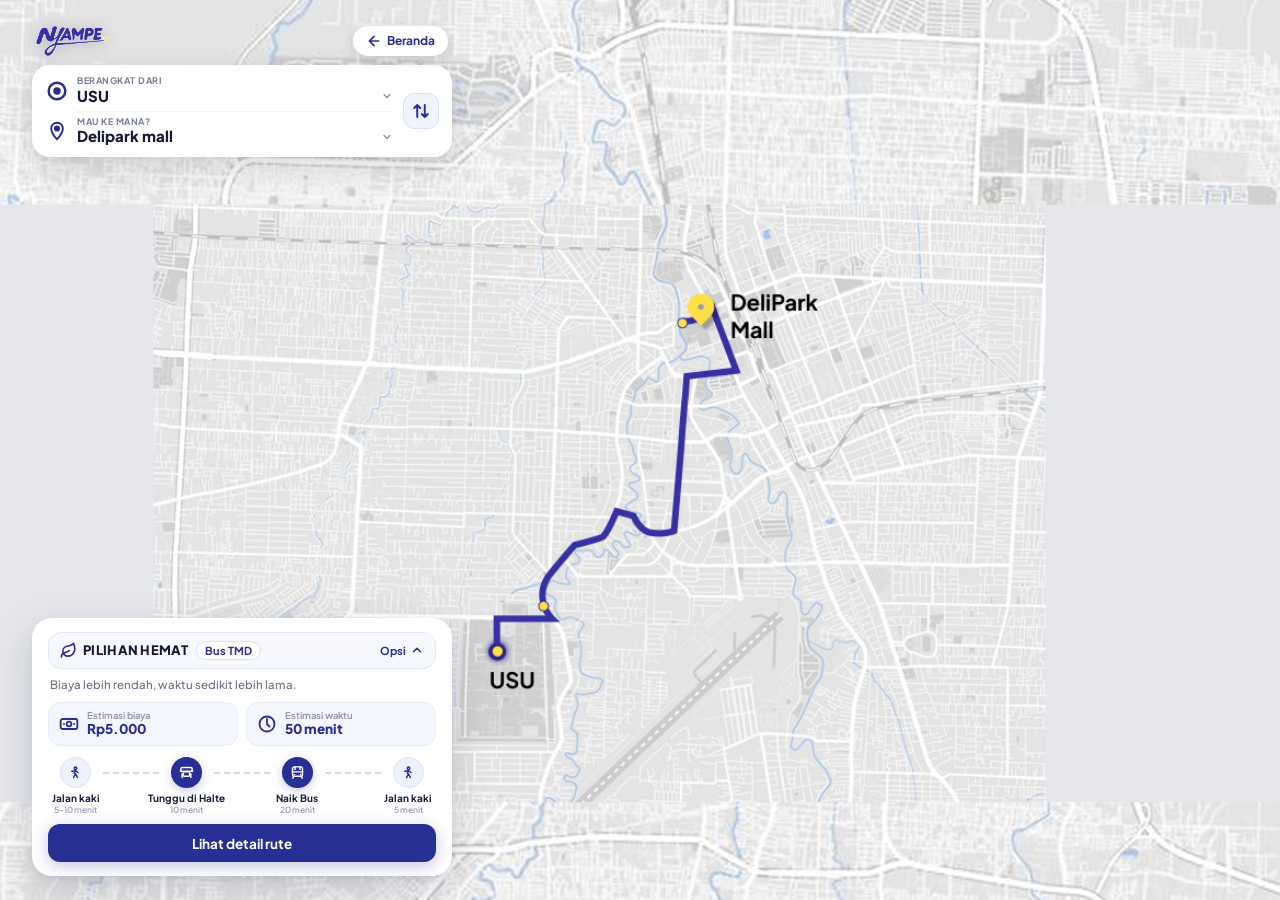
<file: maps.html>
<!DOCTYPE html>
<html lang="id" class="map-view-html">
<head>
    <meta charset="UTF-8">
    <meta name="viewport" content="width=device-width, initial-scale=1.0">
    <title>Rute USU ke DeliPark Mall - NYAMPE Medan</title>
    <!-- Google Fonts: Plus Jakarta Sans -->
    <link rel="preconnect" href="https://fonts.googleapis.com">
    <link rel="preconnect" href="https://fonts.gstatic.com" crossorigin>
    <link href="https://fonts.googleapis.com/css2?family=Plus+Jakarta+Sans:ital,wght@0,400;0,500;0,600;0,700;0,800;1,700;1,800&display=swap" rel="stylesheet">
    <!-- Main Stylesheet -->
    <link rel="stylesheet" href="style.css?v=5.1">
    <!-- Map View Page Stylesheet -->
    <link rel="stylesheet" href="maps.css?v=1.2">
</head>
<body class="map-view-body">

    <!-- Background Map Layer (Asset switches dynamically per selected route & transport mode) -->
    <main class="map-canvas" id="mapCanvas">
        <img src="assets/usu-delipark/map_bus.png" 
             alt="Peta Rute USU ke Delipark mall" 
             class="map-image"
             id="mapImage">
    </main>

    <!-- Floating UI Overlay (Top Route Card & Bottom Option Card) -->
    <div class="map-overlay">
        
        <!-- Top Bar: Logo & Route Input Header -->
        <header class="map-top-bar">
            <div class="map-header-row">
                <!-- Brand Logo (Click to Home) -->
                <a href="index.html" class="map-logo-link" title="Kembali ke Beranda" aria-label="NYAMPE Beranda">
                    <img src="assets/logo.png" alt="NYAMPE" class="map-logo-img">
                </a>

                <!-- Back to Home Button -->
                <a href="index.html" class="map-back-btn" title="Kembali ke Pencarian Rute" aria-label="Kembali ke Beranda">
                    <svg width="16" height="16" viewBox="0 0 24 24" fill="none" stroke="currentColor" stroke-width="2.5" stroke-linecap="round" stroke-linejoin="round">
                        <path d="M19 12H5M12 19l-7-7 7-7"/>
                    </svg>
                    <span>Beranda</span>
                </a>
            </div>

            <!-- Route Origin & Destination Card (Interactive Dropdowns from index.html) -->
            <div class="route-header-card">
                <div class="route-points-col">
                    <!-- Origin Row -->
                    <div class="route-point-row">
                        <div class="point-icon origin-icon" aria-hidden="true">
                            <svg width="22" height="22" viewBox="0 0 24 24" fill="none">
                                <circle cx="12" cy="12" r="10" stroke="#282f94" stroke-width="3"/>
                                <circle cx="12" cy="12" r="4.5" fill="#282f94"/>
                            </svg>
                        </div>
                        <div class="point-text-wrap route-dropdown-wrapper" id="mapOriginDropdownWrap">
                            <span class="point-label">BERANGKAT DARI</span>
                            <button type="button" class="route-dropdown-trigger" id="mapOriginTriggerBtn" aria-expanded="false" aria-haspopup="true" aria-label="Pilih lokasi awal">
                                <span class="point-name" id="mapOriginName">USU</span>
                                <span class="route-dropdown-arrow" aria-hidden="true">
                                    <svg width="12" height="12" viewBox="0 0 24 24" fill="none" stroke="currentColor" stroke-width="2.6" stroke-linecap="round" stroke-linejoin="round">
                                        <path d="M6 9l6 6 6-6"/>
                                    </svg>
                                </span>
                            </button>
                            <div class="dropdown-menu" id="mapOriginDropdownMenu" role="menu">
                                <div class="dropdown-header">
                                    <span class="dropdown-header-title">Pilih Lokasi Awal</span>
                                </div>
                                <button type="button" class="dropdown-item active-loc" data-value="USU" role="menuitem">
                                    <span class="dropdown-item-icon" aria-hidden="true">
                                        <svg width="16" height="16" viewBox="0 0 24 24" fill="none" stroke="currentColor" stroke-width="2.2" stroke-linecap="round" stroke-linejoin="round">
                                            <path d="M3 21h18M5 21V9l7-4 7 4v12M9 21v-6h6v6"/>
                                        </svg>
                                    </span>
                                    <span class="dropdown-item-text">USU</span>
                                </button>
                                <button type="button" class="dropdown-item" data-value="Delipark mall" role="menuitem">
                                    <span class="dropdown-item-icon" aria-hidden="true">
                                        <svg width="16" height="16" viewBox="0 0 24 24" fill="none" stroke="currentColor" stroke-width="2.2" stroke-linecap="round" stroke-linejoin="round">
                                            <path d="M6 2L3 6v14a2 2 0 0 0 2 2h14a2 2 0 0 0 2-2V6l-3-4z"/>
                                            <line x1="3" y1="6" x2="21" y2="6"/>
                                            <path d="M16 10a4 4 0 0 1-8 0"/>
                                        </svg>
                                    </span>
                                    <span class="dropdown-item-text">Delipark mall</span>
                                </button>
                                <button type="button" class="dropdown-item" data-value="ringroad city walks" role="menuitem">
                                    <span class="dropdown-item-icon" aria-hidden="true">
                                        <svg width="16" height="16" viewBox="0 0 24 24" fill="none" stroke="currentColor" stroke-width="2.2" stroke-linecap="round" stroke-linejoin="round">
                                            <rect x="3" y="7" width="18" height="14" rx="2"/>
                                            <path d="M7 7V4a1 1 0 0 1 1-1h8a1 1 0 0 1 1 1v3"/>
                                            <line x1="9" y1="12" x2="9" y2="16"/>
                                            <line x1="15" y1="12" x2="15" y2="16"/>
                                        </svg>
                                    </span>
                                    <span class="dropdown-item-text">ringroad city walks</span>
                                </button>
                            </div>
                        </div>
                    </div>

                    <!-- Divider Line -->
                    <div class="route-card-divider" aria-hidden="true"></div>

                    <!-- Destination Row -->
                    <div class="route-point-row">
                        <div class="point-icon dest-icon" aria-hidden="true">
                            <svg width="22" height="22" viewBox="0 0 24 24" fill="none" stroke="#282f94" stroke-width="2.4" stroke-linecap="round" stroke-linejoin="round">
                                <path d="M12 2C8.13 2 5 5.13 5 9c0 5.25 7 13 7 13s7-7.75 7-13c0-3.87-3.13-7-7-7z"/>
                                <circle cx="12" cy="9" r="2.5" fill="#282f94"/>
                            </svg>
                        </div>
                        <div class="point-text-wrap route-dropdown-wrapper" id="mapDestDropdownWrap">
                            <span class="point-label">MAU KE MANA?</span>
                            <button type="button" class="route-dropdown-trigger" id="mapDestTriggerBtn" aria-expanded="false" aria-haspopup="true" aria-label="Pilih tujuan">
                                <span class="point-name" id="mapDestName">Delipark mall</span>
                                <span class="route-dropdown-arrow" aria-hidden="true">
                                    <svg width="12" height="12" viewBox="0 0 24 24" fill="none" stroke="currentColor" stroke-width="2.6" stroke-linecap="round" stroke-linejoin="round">
                                        <path d="M6 9l6 6 6-6"/>
                                    </svg>
                                </span>
                            </button>
                            <div class="dropdown-menu" id="mapDestDropdownMenu" role="menu">
                                <div class="dropdown-header">
                                    <span class="dropdown-header-title">Pilih Tujuan</span>
                                </div>
                                <button type="button" class="dropdown-item" data-value="USU" role="menuitem">
                                    <span class="dropdown-item-icon" aria-hidden="true">
                                        <svg width="16" height="16" viewBox="0 0 24 24" fill="none" stroke="currentColor" stroke-width="2.2" stroke-linecap="round" stroke-linejoin="round">
                                            <path d="M3 21h18M5 21V9l7-4 7 4v12M9 21v-6h6v6"/>
                                        </svg>
                                    </span>
                                    <span class="dropdown-item-text">USU</span>
                                </button>
                                <button type="button" class="dropdown-item active-loc" data-value="Delipark mall" role="menuitem">
                                    <span class="dropdown-item-icon" aria-hidden="true">
                                        <svg width="16" height="16" viewBox="0 0 24 24" fill="none" stroke="currentColor" stroke-width="2.2" stroke-linecap="round" stroke-linejoin="round">
                                            <path d="M6 2L3 6v14a2 2 0 0 0 2 2h14a2 2 0 0 0 2-2V6l-3-4z"/>
                                            <line x1="3" y1="6" x2="21" y2="6"/>
                                            <path d="M16 10a4 4 0 0 1-8 0"/>
                                        </svg>
                                    </span>
                                    <span class="dropdown-item-text">Delipark mall</span>
                                </button>
                                <button type="button" class="dropdown-item" data-value="ringroad city walks" role="menuitem">
                                    <span class="dropdown-item-icon" aria-hidden="true">
                                        <svg width="16" height="16" viewBox="0 0 24 24" fill="none" stroke="currentColor" stroke-width="2.2" stroke-linecap="round" stroke-linejoin="round">
                                            <rect x="3" y="7" width="18" height="14" rx="2"/>
                                            <path d="M7 7V4a1 1 0 0 1 1-1h8a1 1 0 0 1 1 1v3"/>
                                            <line x1="9" y1="12" x2="9" y2="16"/>
                                            <line x1="15" y1="12" x2="15" y2="16"/>
                                        </svg>
                                    </span>
                                    <span class="dropdown-item-text">ringroad city walks</span>
                                </button>
                            </div>
                        </div>
                    </div>
                </div>

                <!-- Swap Route Button -->
                <button type="button" class="btn-swap-map" id="mapSwapBtn" title="Tukar lokasi asal dan tujuan" aria-label="Tukar lokasi asal dan tujuan">
                    <svg width="18" height="18" viewBox="0 0 24 24" fill="none" stroke="#282f94" stroke-width="2.6" stroke-linecap="round" stroke-linejoin="round">
                        <path d="M7 4v16M3 8l4-4 4 4M17 20V4M13 16l4 4 4-4"/>
                    </svg>
                </button>
            </div>
        </header>

        <!-- Bottom Container: Mode Selector Drop-Up + Active Mode Card -->
        <div class="map-bottom-container">
            <article class="route-option-card">
                
                <!-- Bar Select with Drop-Up showing all 3 options -->
                <div class="mode-select-wrapper" id="modeSelectWrap">
                    <button type="button" class="mode-select-trigger" id="modeSelectTrigger" aria-expanded="false" aria-haspopup="true" aria-label="Pilih metode transportasi">
                        <div class="mode-trigger-left" id="modeTriggerDisplay">
                            <!-- Default active display: PILIHAN HEMAT -->
                            <span class="mode-badge-pill">
                                <svg width="17" height="17" viewBox="0 0 24 24" fill="none" stroke="#282f94" stroke-width="2.3" stroke-linecap="round" stroke-linejoin="round">
                                    <path d="M11 20A7 7 0 0 1 9.8 6.1C15.5 5 17 4.48 19 2c1 2 2 4.18 2 8 0 5.5-4.78 10-10 10Z"/>
                                    <path d="M2 21c0-3 1.85-5.36 5.08-6C9.5 14.52 12 13 13 12"/>
                                </svg>
                                <span>PILIHAN HEMAT</span>
                            </span>
                            <span class="mode-sub-tag">Bus TMD</span>
                        </div>
                        <div class="mode-trigger-right">
                            <span>Opsi</span>
                            <span class="mode-select-chevron" aria-hidden="true">
                                <svg width="14" height="14" viewBox="0 0 24 24" fill="none" stroke="currentColor" stroke-width="2.6" stroke-linecap="round" stroke-linejoin="round">
                                    <path d="M18 15l-6-6-6 6"/>
                                </svg>
                            </span>
                        </div>
                    </button>

                    <!-- Drop-Up Menu (Opens Upwards Above the Bar) -->
                    <div class="mode-dropup-menu" id="modeDropupMenu" role="menu">
                        <div class="dropup-header">
                            <span class="dropup-header-title">Pilih Metode Transportasi</span>
                        </div>

                        <!-- Option 1: PILIHAN HEMAT (Bus TMD) -->
                        <button type="button" class="mode-dropup-item active" data-mode="hemat" role="menuitem">
                            <div class="dropup-item-left">
                                <div class="dropup-item-icon" aria-hidden="true">
                                    <svg width="18" height="18" viewBox="0 0 24 24" fill="none" stroke="currentColor" stroke-width="2.2" stroke-linecap="round" stroke-linejoin="round">
                                        <path d="M11 20A7 7 0 0 1 9.8 6.1C15.5 5 17 4.48 19 2c1 2 2 4.18 2 8 0 5.5-4.78 10-10 10Z"/>
                                        <path d="M2 21c0-3 1.85-5.36 5.08-6C9.5 14.52 12 13 13 12"/>
                                    </svg>
                                </div>
                                <div class="dropup-item-text">
                                    <span class="dropup-item-title">PILIHAN HEMAT &middot; Bus TMD</span>
                                    <span class="dropup-item-sub">Rp5.000 &middot; Estimasi 50 menit</span>
                                </div>
                            </div>
                            <span class="dropup-check" aria-hidden="true">
                                <svg width="16" height="16" viewBox="0 0 24 24" fill="none" stroke="currentColor" stroke-width="2.8" stroke-linecap="round" stroke-linejoin="round">
                                    <polyline points="20 6 9 17 4 12"/>
                                </svg>
                            </span>
                        </button>

                        <!-- Option 2: PILIHAN TERBAIK (Angkot) -->
                        <button type="button" class="mode-dropup-item" data-mode="terbaik" role="menuitem">
                            <div class="dropup-item-left">
                                <div class="dropup-item-icon icon-yellow" aria-hidden="true">
                                    <svg width="17" height="17" viewBox="0 0 24 24" fill="currentColor">
                                        <polygon points="12 2 15.09 8.26 22 9.27 17 14.14 18.18 21.02 12 17.77 5.82 21.02 7 14.14 2 9.27 8.91 8.26 12 2"/>
                                    </svg>
                                </div>
                                <div class="dropup-item-text">
                                    <span class="dropup-item-title">PILIHAN TERBAIK &middot; Angkot</span>
                                    <span class="dropup-item-sub">Rp5.000 - Rp7.000 &middot; Estimasi 35 menit</span>
                                </div>
                            </div>
                            <span class="dropup-check" aria-hidden="true">
                                <svg width="16" height="16" viewBox="0 0 24 24" fill="none" stroke="currentColor" stroke-width="2.8" stroke-linecap="round" stroke-linejoin="round">
                                    <polyline points="20 6 9 17 4 12"/>
                                </svg>
                            </span>
                        </button>

                        <!-- Option 3: PILIHAN TERCEPAT (Ojol) -->
                        <button type="button" class="mode-dropup-item" data-mode="tercepat" role="menuitem">
                            <div class="dropup-item-left">
                                <div class="dropup-item-icon" aria-hidden="true">
                                    <svg width="18" height="18" viewBox="0 0 24 24" fill="none" stroke="currentColor" stroke-width="2.2" stroke-linecap="round" stroke-linejoin="round">
                                        <circle cx="13" cy="13" r="8"/>
                                        <path d="M13 9v4l2.5 1.5M10 2h6M3 10h2M2 14h3M4 18h2"/>
                                    </svg>
                                </div>
                                <div class="dropup-item-text">
                                    <span class="dropup-item-title">PILIHAN TERCEPAT &middot; Ojol</span>
                                    <span class="dropup-item-sub">Rp18.000–Rp35.000 &middot; 15–20 menit</span>
                                </div>
                            </div>
                            <span class="dropup-check" aria-hidden="true">
                                <svg width="16" height="16" viewBox="0 0 24 24" fill="none" stroke="currentColor" stroke-width="2.8" stroke-linecap="round" stroke-linejoin="round">
                                    <polyline points="20 6 9 17 4 12"/>
                                </svg>
                            </span>
                        </button>
                    </div>
                </div>

                <!-- =================================================
                     PANEL 1: PILIHAN HEMAT (Bus Trans Metro Deli)
                     ================================================= -->
                <div class="mode-panel active" id="panel-hemat">
                    <p class="option-desc">Biaya lebih rendah, waktu sedikit lebih lama.</p>

                    <div class="option-stats-row">
                        <div class="stat-badge">
                            <div class="stat-badge-icon" aria-hidden="true">
                                <svg width="24" height="24" viewBox="0 0 24 24" fill="none" stroke="#282f94" stroke-width="2.2" stroke-linecap="round" stroke-linejoin="round">
                                    <rect x="2" y="6" width="20" height="12" rx="2.5"/>
                                    <circle cx="12" cy="12" r="2.8"/>
                                    <path d="M6 12h.01M18 12h.01"/>
                                </svg>
                            </div>
                            <div class="stat-badge-info">
                                <span class="stat-badge-label">Estimasi biaya</span>
                                <span class="stat-badge-val">Rp5.000</span>
                            </div>
                        </div>

                        <div class="stat-badge">
                            <div class="stat-badge-icon" aria-hidden="true">
                                <svg width="24" height="24" viewBox="0 0 24 24" fill="none" stroke="#282f94" stroke-width="2.2" stroke-linecap="round" stroke-linejoin="round">
                                    <circle cx="12" cy="12" r="9"/>
                                    <polyline points="12 6 12 12 15 15"/>
                                </svg>
                            </div>
                            <div class="stat-badge-info">
                                <span class="stat-badge-label">Estimasi waktu</span>
                                <span class="stat-badge-val">50 menit</span>
                            </div>
                        </div>
                    </div>

                    <div class="transit-timeline-wrap">
                        <div class="transit-step-item">
                            <div class="step-icon-bubble bubble-tint" aria-hidden="true">
                                <svg width="18" height="18" viewBox="0 0 24 24" fill="none" stroke="#282f94" stroke-width="2.4" stroke-linecap="round" stroke-linejoin="round">
                                    <circle cx="12" cy="5" r="2"/>
                                    <path d="m9 20 3-6 3 6M6 10l6-1 4 3M10 13l2-4"/>
                                </svg>
                            </div>
                            <span class="step-title">Jalan kaki</span>
                            <span class="step-duration">5–10 menit</span>
                        </div>

                        <div class="timeline-dash-line" aria-hidden="true"></div>

                        <div class="transit-step-item">
                            <div class="step-icon-bubble bubble-solid" aria-hidden="true">
                                <svg width="18" height="18" viewBox="0 0 24 24" fill="none" stroke="#ffffff" stroke-width="2.3" stroke-linecap="round" stroke-linejoin="round">
                                    <path d="M3 10V6a2 2 0 0 1 2-2h14a2 2 0 0 1 2 2v4M2 10h20M5 14v6M19 14v6"/>
                                    <rect x="7" y="11" width="10" height="7" rx="1.5"/>
                                </svg>
                            </div>
                            <span class="step-title">Tunggu di Halte</span>
                            <span class="step-duration">10 menit</span>
                        </div>

                        <div class="timeline-dash-line" aria-hidden="true"></div>

                        <div class="transit-step-item">
                            <div class="step-icon-bubble bubble-solid" aria-hidden="true">
                                <svg width="18" height="18" viewBox="0 0 24 24" fill="none" stroke="#ffffff" stroke-width="2.3" stroke-linecap="round" stroke-linejoin="round">
                                    <rect x="4" y="3" width="16" height="15" rx="3"/>
                                    <path d="M4 11h16M8 3v4M16 3v4M6 18l-1.5 3M18 18l1.5 3M7 15h.01M17 15h.01"/>
                                </svg>
                            </div>
                            <span class="step-title">Naik Bus</span>
                            <span class="step-duration">20 menit</span>
                        </div>

                        <div class="timeline-dash-line" aria-hidden="true"></div>

                        <div class="transit-step-item">
                            <div class="step-icon-bubble bubble-tint" aria-hidden="true">
                                <svg width="18" height="18" viewBox="0 0 24 24" fill="none" stroke="#282f94" stroke-width="2.4" stroke-linecap="round" stroke-linejoin="round">
                                    <circle cx="12" cy="5" r="2"/>
                                    <path d="m9 20 3-6 3 6M6 10l6-1 4 3M10 13l2-4"/>
                                </svg>
                            </div>
                            <span class="step-title">Jalan kaki</span>
                            <span class="step-duration">5 menit</span>
                        </div>
                    </div>
                </div>

                <!-- =================================================
                     PANEL 2: PILIHAN TERBAIK (Angkot Medan)
                     ================================================= -->
                <div class="mode-panel" id="panel-terbaik">
                    <p class="option-desc">Seimbang antara biaya, waktu, dan perpindahan.</p>

                    <div class="option-stats-row">
                        <div class="stat-badge">
                            <div class="stat-badge-icon" aria-hidden="true">
                                <svg width="24" height="24" viewBox="0 0 24 24" fill="none" stroke="#282f94" stroke-width="2.2" stroke-linecap="round" stroke-linejoin="round">
                                    <rect x="2" y="6" width="20" height="12" rx="2.5"/>
                                    <circle cx="12" cy="12" r="2.8"/>
                                    <path d="M6 12h.01M18 12h.01"/>
                                </svg>
                            </div>
                            <div class="stat-badge-info">
                                <span class="stat-badge-label">Estimasi biaya</span>
                                <span class="stat-badge-val">Rp5.000 - Rp7.000</span>
                            </div>
                        </div>

                        <div class="stat-badge">
                            <div class="stat-badge-icon" aria-hidden="true">
                                <svg width="24" height="24" viewBox="0 0 24 24" fill="none" stroke="#282f94" stroke-width="2.2" stroke-linecap="round" stroke-linejoin="round">
                                    <circle cx="12" cy="12" r="9"/>
                                    <polyline points="12 6 12 12 15 15"/>
                                </svg>
                            </div>
                            <div class="stat-badge-info">
                                <span class="stat-badge-label">Estimasi waktu</span>
                                <span class="stat-badge-val">35 menit</span>
                            </div>
                        </div>
                    </div>

                    <!-- Timeline Angkot (3 Steps) -->
                    <div class="transit-timeline-wrap">
                        <div class="transit-step-item">
                            <div class="step-icon-bubble bubble-tint" aria-hidden="true">
                                <svg width="18" height="18" viewBox="0 0 24 24" fill="none" stroke="#282f94" stroke-width="2.4" stroke-linecap="round" stroke-linejoin="round">
                                    <circle cx="12" cy="5" r="2"/>
                                    <path d="m9 20 3-6 3 6M6 10l6-1 4 3M10 13l2-4"/>
                                </svg>
                            </div>
                            <span class="step-title">Jalan kaki</span>
                            <span class="step-duration">5 menit</span>
                        </div>

                        <div class="timeline-dash-line" aria-hidden="true"></div>

                        <div class="transit-step-item">
                            <div class="step-icon-bubble bubble-solid" aria-hidden="true">
                                <!-- Angkot Van SVG Icon -->
                                <svg width="18" height="18" viewBox="0 0 24 24" fill="none" stroke="#ffffff" stroke-width="2.2" stroke-linecap="round" stroke-linejoin="round">
                                    <path d="M5 17h14v-6l-2-5H7L5 11v6z"/>
                                    <path d="M5 11h14"/>
                                    <circle cx="7.5" cy="17.5" r="1.5"/>
                                    <circle cx="16.5" cy="17.5" r="1.5"/>
                                </svg>
                            </div>
                            <span class="step-title">Naik angkot</span>
                            <span class="step-duration">25 menit</span>
                        </div>

                        <div class="timeline-dash-line" aria-hidden="true"></div>

                        <div class="transit-step-item">
                            <div class="step-icon-bubble bubble-tint" aria-hidden="true">
                                <svg width="18" height="18" viewBox="0 0 24 24" fill="none" stroke="#282f94" stroke-width="2.4" stroke-linecap="round" stroke-linejoin="round">
                                    <circle cx="12" cy="5" r="2"/>
                                    <path d="m9 20 3-6 3 6M6 10l6-1 4 3M10 13l2-4"/>
                                </svg>
                            </div>
                            <span class="step-title">Jalan kaki</span>
                            <span class="step-duration">5 menit</span>
                        </div>
                    </div>
                </div>

                <!-- =================================================
                     PANEL 3: PILIHAN TERCEPAT (Ojol Motor & Mobil)
                     ================================================= -->
                <div class="mode-panel" id="panel-tercepat">
                    <p class="option-desc">Sampai lebih cepat dengan sedikit biaya tambahan.</p>

                    <div class="ojol-rows-wrap">
                        <!-- Row 1: Ojol Motor -->
                        <div class="ojol-row-grid">
                            <div class="ojol-cell ojol-vehicle-cell">
                                <span class="ojol-vehicle-name">Ojol Motor</span>
                                <div class="ojol-vehicle-icon" aria-hidden="true">
                                    <!-- Scooter / Motorcycle SVG -->
                                    <svg width="24" height="24" viewBox="0 0 24 24" fill="none" stroke="currentColor" stroke-width="2.1" stroke-linecap="round" stroke-linejoin="round">
                                        <circle cx="5.5" cy="17.5" r="2.5"/>
                                        <circle cx="18.5" cy="17.5" r="2.5"/>
                                        <path d="M15 6h2l2 7"/>
                                        <path d="M5.5 15h8.5l2-5H12l-2 3H7"/>
                                    </svg>
                                </div>
                            </div>
                            <div class="ojol-cell">
                                <span class="ojol-cell-label">Estimasi biaya</span>
                                <span class="ojol-cell-val">Rp18.000–<br>Rp20.000</span>
                            </div>
                            <div class="ojol-cell ojol-time-cell">
                                <span class="ojol-cell-label">Estimasi waktu</span>
                                <span class="ojol-cell-val">15 Menit</span>
                            </div>
                        </div>

                        <!-- Row 2: Ojol Mobil -->
                        <div class="ojol-row-grid">
                            <div class="ojol-cell ojol-vehicle-cell">
                                <span class="ojol-vehicle-name">Ojol Mobil</span>
                                <div class="ojol-vehicle-icon" aria-hidden="true">
                                    <!-- Car SVG -->
                                    <svg width="24" height="24" viewBox="0 0 24 24" fill="none" stroke="currentColor" stroke-width="2.1" stroke-linecap="round" stroke-linejoin="round">
                                        <path d="M5 17h14v-5l-2.5-4.5h-9L5 12v5z"/>
                                        <path d="M5 12h14"/>
                                        <circle cx="7.5" cy="17" r="1.5"/>
                                        <circle cx="16.5" cy="17" r="1.5"/>
                                    </svg>
                                </div>
                            </div>
                            <div class="ojol-cell">
                                <span class="ojol-cell-label">Estimasi biaya</span>
                                <span class="ojol-cell-val">Rp25.000–<br>Rp35.000</span>
                            </div>
                            <div class="ojol-cell ojol-time-cell">
                                <span class="ojol-cell-label">Estimasi waktu</span>
                                <span class="ojol-cell-val">20 Menit</span>
                            </div>
                        </div>
                    </div>
                </div>

                <!-- CTA Button -->
                <button type="button" class="btn-detail-action" id="btnDetailRoute">
                    <span>Lihat detail rute</span>
                </button>
            </article>
        </div>

    </div>

    <!-- Slide-up Detail Route Sheet / Modal (Dynamic per selected mode) -->
    <div class="route-detail-sheet" id="routeDetailSheet" aria-hidden="true" role="dialog" aria-modal="true">
        <div class="detail-sheet-backdrop" id="sheetBackdrop"></div>
        <div class="detail-sheet-panel">
            <div class="sheet-drag-handle" aria-hidden="true"></div>
            
            <div class="sheet-header">
                <div>
                    <span class="sheet-badge">PANDUAN LENGKAP</span>
                    <h3 class="sheet-title" id="sheetTitle">Rute Bus: USU &rarr; DeliPark Mall</h3>
                </div>
                <button type="button" class="sheet-close-btn" id="sheetCloseBtn" aria-label="Tutup detail rute">
                    <svg width="20" height="20" viewBox="0 0 24 24" fill="none" stroke="currentColor" stroke-width="2.4" stroke-linecap="round" stroke-linejoin="round">
                        <line x1="18" y1="6" x2="6" y2="18"/>
                        <line x1="6" y1="6" x2="18" y2="18"/>
                    </svg>
                </button>
            </div>

            <div class="sheet-content" id="sheetDynamicContent">
                <!-- Dynamically filled by JS based on current mode -->
            </div>
        </div>
    </div>

    <!-- Interactive Script for Map View Page -->
    <script>
        document.addEventListener('DOMContentLoaded', function() {
            const LOCATION_SLUGS = {
                'USU': 'usu',
                'Delipark mall': 'delipark',
                'ringroad city walks': 'ringroad'
            };

            const LOCATION_ORDER = {
                'usu': 0,
                'delipark': 1,
                'ringroad': 2
            };

            const MODE_SLUGS = {
                hemat: 'bus',
                terbaik: 'angkot',
                tercepat: 'ojol'
            };

            const MODE_LABELS = {
                hemat: 'Bus',
                terbaik: 'Angkot',
                tercepat: 'Ojol'
            };

            // Mode Definitions (Trigger Markup & Detail Sheet Data)
            const MODES = {
                hemat: {
                    triggerHtml: `
                        <span class="mode-badge-pill">
                            <svg width="17" height="17" viewBox="0 0 24 24" fill="none" stroke="#282f94" stroke-width="2.3" stroke-linecap="round" stroke-linejoin="round">
                                <path d="M11 20A7 7 0 0 1 9.8 6.1C15.5 5 17 4.48 19 2c1 2 2 4.18 2 8 0 5.5-4.78 10-10 10Z"/>
                                <path d="M2 21c0-3 1.85-5.36 5.08-6C9.5 14.52 12 13 13 12"/>
                            </svg>
                            <span>PILIHAN HEMAT</span>
                        </span>
                        <span class="mode-sub-tag">Bus TMD</span>
                    `,
                    getSummary: (origin, dest) => {
                        if (origin === 'USU' && dest === 'Delipark mall') {
                            return {
                                moda: 'Bus Listrik Medan (K2)',
                                koridor: 'J City – Lapangan Merdeka – Plaza Medan Fair',
                                tarif: 'Rp5.000 (Non-Tunai / QRIS)',
                                waktu: '± 50 Menit Total'
                            };
                        }
                        return {
                            moda: 'Trans Metro Deli (TMD)',
                            koridor: 'Koridor Utama Kota Medan',
                            tarif: 'Rp5.000 (Non-Tunai / QRIS)',
                            waktu: '± 50 Menit Total'
                        };
                    },
                    getSteps: (origin, dest) => {
                        if (origin === 'USU' && dest === 'Delipark mall') {
                            return [
                                { bullet: 'origin-bullet', title: 'Berjalan ke halte (5–10 menit)', desc: 'Dari area utama USU, berjalan ke Jl.Dr.Mansyur lalu ke halte simpang Jl.Dr.Mansyur dan tunggu bus nya.' },
                                { bullet: 'bus-bullet', title: 'Naik bus listrik K2 (20 menit)', desc: 'Naik bus listrik K2 (Rute: J City – Lapangan Merdeka – Plaza Medan Fair).' },
                                { bullet: 'dest-bullet', title: 'Turun di halte Delipark (5 menit)', desc: 'Turun di halte Delipark, dan lanjut berjalan ke Delipark.' }
                            ];
                        }
                        return [
                            { bullet: 'origin-bullet', title: `Titik Berangkat: ${origin}`, desc: `Jalan santai dari ${origin} menuju Halte Trans Metro Deli (TMD) terdekat. Waktu jalan kaki ± 5–10 menit.` },
                            { bullet: 'wait-bullet', title: 'Tunggu di Halte Bus TMD', desc: 'Tunggu kedatangan armada bus TMD di halte. Interval kedatangan bus berkisar antara 8 hingga 12 menit. Siapkan kartu e-money atau aplikasi QRIS.' },
                            { bullet: 'bus-bullet', title: 'Perjalanan Bus TMD', desc: `Naik bus ber-AC melewati rute koridor kota menuju area sekitar ${dest} (± 20 menit tergantung kepadatan lalu lintas).` },
                            { bullet: 'dest-bullet', title: `Tiba di Halte Terdekat → ${dest}`, desc: `Turun di halte terdekat dengan kawasan ${dest}, lalu jalan kaki singkat ± 5 menit menuju pintu masuk utama.` }
                        ];
                    }
                },
                terbaik: {
                    triggerHtml: `
                        <span class="mode-badge-pill pill-yellow">
                            <svg width="14" height="14" viewBox="0 0 24 24" fill="currentColor">
                                <polygon points="12 2 15.09 8.26 22 9.27 17 14.14 18.18 21.02 12 17.77 5.82 21.02 7 14.14 2 9.27 8.91 8.26 12 2"/>
                            </svg>
                            <span>PILIHAN TERBAIK</span>
                        </span>
                        <span class="mode-sub-tag">Angkot</span>
                    `,
                    getSummary: (origin, dest) => {
                        if (origin === 'USU' && dest === 'Delipark mall') {
                            return {
                                moda: 'Angkutan Umum (Angkot)',
                                koridor: 'Rahayu 104 (Padang Bulan – Pringgan – Aksara – UNIMED)',
                                tarif: 'Rp5.000 - Rp7.000 (Tunai)',
                                waktu: '± 35 Menit Total'
                            };
                        }
                        return {
                            moda: 'Angkutan Kota (Angkot Medan)',
                            koridor: 'Trayek KPUM / Rahayu / Medan Bus',
                            tarif: 'Rp5.000 - Rp7.000 (Tunai)',
                            waktu: '± 35 Menit Total'
                        };
                    },
                    getSteps: (origin, dest) => {
                        if (origin === 'USU' && dest === 'Delipark mall') {
                            return [
                                { bullet: 'origin-bullet', title: 'Berjalan ke simpang (5–10 menit)', desc: 'Berjalan ke Jl.Dr.Mansyur lalu tunggu angkutan umum.' },
                                { bullet: 'bus-bullet', title: 'Naik angkutan 104 (20 menit)', desc: 'Naik angkutan umum kode/nomor Rahayu 104 (Rute: Padang Bulan – Pringgan – Aksara – UNIMED).' },
                                { bullet: 'dest-bullet', title: 'Turun di halte Delipark (5 menit)', desc: 'Turun di halte Delipark, dan lanjut berjalan ke Delipark.' }
                            ];
                        }
                        return [
                            { bullet: 'origin-bullet', title: `Menuju Pinggir Jalan Utama (${origin})`, desc: `Berjalan kaki sekitar 5 menit menuju jalan protokol di depan kawasan ${origin} untuk menyetop angkot.` },
                            { bullet: 'bus-bullet', title: `Naik Angkot Arah ${dest}`, desc: `Naik angkot trayek yang melintasi jalur menuju ${dest} (seperti Rahayu, KPUM, atau Medan Bus) selama ± 25 menit.` },
                            { bullet: 'dest-bullet', title: `Turun di Sekitar ${dest}`, desc: `Minta turun tepat di simpang atau depan kawasan ${dest}, lalu jalan kaki ± 5 menit langsung ke area tujuan.` }
                        ];
                    }
                },
                tercepat: {
                    triggerHtml: `
                        <span class="mode-badge-pill">
                            <svg width="17" height="17" viewBox="0 0 24 24" fill="none" stroke="#282f94" stroke-width="2.2" stroke-linecap="round" stroke-linejoin="round">
                                <circle cx="13" cy="13" r="8"/>
                                <path d="M13 9v4l2.5 1.5M10 2h6M3 10h2M2 14h3M4 18h2"/>
                            </svg>
                            <span>PILIHAN TERCEPAT</span>
                        </span>
                        <span class="mode-sub-tag">Ojol</span>
                    `,
                    getSummary: () => ({
                        moda: 'Ojek / Taksi Online (Grab / Gojek)',
                        koridor: 'Rute Langsung (Point-to-Point)',
                        tarif: 'Motor Rp18rb–20rb · Mobil Rp25rb–35rb',
                        waktu: '15–20 Menit Langsung'
                    }),
                    getSteps: (origin, dest) => [
                        { bullet: 'origin-bullet', title: `Penjemputan di Titik ${origin}`, desc: `Pesan Ojol Motor atau Mobil langsung dari titik lokasi ${origin} tanpa perlu berjalan jauh ke halte.` },
                        { bullet: 'bus-bullet', title: `Perjalanan Langsung ke ${dest}`, desc: `Pengemudi mengambil rute tercepat menuju ${dest} (± 15 menit motor, ± 20 menit mobil).` },
                        { bullet: 'dest-bullet', title: `Drop-off Area ${dest}`, desc: `Pengemudi menurunkan Anda langsung di area drop-off resmi ${dest} tanpa perlu jalan kaki tambahan.` }
                    ]
                }
            };

            const params = new URLSearchParams(window.location.search);
            const paramOrigin = params.get('origin');
            const paramDest = params.get('destination');

            let currentOrigin = (paramOrigin && LOCATION_SLUGS[paramOrigin]) ? paramOrigin : 'USU';
            let currentDest = (paramDest && LOCATION_SLUGS[paramDest] && paramDest !== currentOrigin)
                ? paramDest
                : (currentOrigin === 'Delipark mall' ? 'USU' : 'Delipark mall');
            let currentMode = 'hemat';

            const mapImage = document.getElementById('mapImage');
            const mapOriginName = document.getElementById('mapOriginName');
            const mapDestName = document.getElementById('mapDestName');
            const mapOriginWrap = document.getElementById('mapOriginDropdownWrap');
            const mapOriginTrigger = document.getElementById('mapOriginTriggerBtn');
            const mapDestWrap = document.getElementById('mapDestDropdownWrap');
            const mapDestTrigger = document.getElementById('mapDestTriggerBtn');
            const mapSwapBtn = document.getElementById('mapSwapBtn');

            const modeSelectWrap = document.getElementById('modeSelectWrap');
            const modeSelectTrigger = document.getElementById('modeSelectTrigger');
            const modeTriggerDisplay = document.getElementById('modeTriggerDisplay');
            const dropupItems = document.querySelectorAll('.mode-dropup-item');

            function getMapAssetPath(origin, dest, modeKey) {
                const o = LOCATION_SLUGS[origin] || 'usu';
                const d = LOCATION_SLUGS[dest] || 'delipark';
                const modeSlug = MODE_SLUGS[modeKey] || 'bus';

                const first = (LOCATION_ORDER[o] ?? 99) <= (LOCATION_ORDER[d] ?? 99) ? o : d;
                const second = first === o ? d : o;

                return `assets/${first}-${second}/map_${modeSlug}.png`;
            }

            function updateRouteAndMap() {
                if (mapOriginName) mapOriginName.textContent = currentOrigin;
                if (mapDestName) mapDestName.textContent = currentDest;

                // Highlight selected items in location dropdowns
                if (mapOriginWrap) {
                    mapOriginWrap.querySelectorAll('.dropdown-item').forEach(item => {
                        item.classList.toggle('active-loc', item.getAttribute('data-value') === currentOrigin);
                    });
                }
                if (mapDestWrap) {
                    mapDestWrap.querySelectorAll('.dropdown-item').forEach(item => {
                        item.classList.toggle('active-loc', item.getAttribute('data-value') === currentDest);
                    });
                }

                // Update Map Image Asset
                if (mapImage) {
                    mapImage.src = getMapAssetPath(currentOrigin, currentDest, currentMode);
                    mapImage.alt = `Peta Rute ${MODE_LABELS[currentMode]} ${currentOrigin} ke ${currentDest}`;
                }

                document.title = `Rute ${currentOrigin} ke ${currentDest} - NYAMPE Medan`;
                renderSheetContent(currentMode);
            }

            function closeLocationDropdowns() {
                if (mapOriginWrap) {
                    mapOriginWrap.classList.remove('open');
                    if (mapOriginTrigger) mapOriginTrigger.setAttribute('aria-expanded', 'false');
                }
                if (mapDestWrap) {
                    mapDestWrap.classList.remove('open');
                    if (mapDestTrigger) mapDestTrigger.setAttribute('aria-expanded', 'false');
                }
            }

            function closeDropup() {
                if (modeSelectWrap) {
                    modeSelectWrap.classList.remove('open');
                    if (modeSelectTrigger) modeSelectTrigger.setAttribute('aria-expanded', 'false');
                }
            }

            // Origin Dropdown Handlers
            if (mapOriginWrap && mapOriginTrigger) {
                mapOriginTrigger.addEventListener('click', function(e) {
                    e.stopPropagation();
                    const wasOpen = mapOriginWrap.classList.contains('open');
                    closeLocationDropdowns();
                    closeDropup();
                    if (!wasOpen) {
                        mapOriginWrap.classList.add('open');
                        mapOriginTrigger.setAttribute('aria-expanded', 'true');
                    }
                });

                mapOriginWrap.querySelectorAll('.dropdown-item').forEach(item => {
                    item.addEventListener('click', function(e) {
                        e.stopPropagation();
                        const val = this.getAttribute('data-value');
                        if (val) {
                            if (val === currentDest) {
                                currentDest = currentOrigin;
                            }
                            currentOrigin = val;
                            updateRouteAndMap();
                        }
                        closeLocationDropdowns();
                    });
                });
            }

            // Destination Dropdown Handlers
            if (mapDestWrap && mapDestTrigger) {
                mapDestTrigger.addEventListener('click', function(e) {
                    e.stopPropagation();
                    const wasOpen = mapDestWrap.classList.contains('open');
                    closeLocationDropdowns();
                    closeDropup();
                    if (!wasOpen) {
                        mapDestWrap.classList.add('open');
                        mapDestTrigger.setAttribute('aria-expanded', 'true');
                    }
                });

                mapDestWrap.querySelectorAll('.dropdown-item').forEach(item => {
                    item.addEventListener('click', function(e) {
                        e.stopPropagation();
                        const val = this.getAttribute('data-value');
                        if (val) {
                            if (val === currentOrigin) {
                                currentOrigin = currentDest;
                            }
                            currentDest = val;
                            updateRouteAndMap();
                        }
                        closeLocationDropdowns();
                    });
                });
            }

            // Swap Route (Origin <-> Destination)
            if (mapSwapBtn) {
                mapSwapBtn.addEventListener('click', function() {
                    closeLocationDropdowns();
                    const temp = currentOrigin;
                    currentOrigin = currentDest;
                    currentDest = temp;
                    updateRouteAndMap();
                });
            }

            // Render Detail Sheet Content for Current Mode & Route
            function renderSheetContent(modeKey) {
                const data = MODES[modeKey];
                const sheetTitle = document.getElementById('sheetTitle');
                const sheetContent = document.getElementById('sheetDynamicContent');
                if (!data || !sheetContent) return;

                if (sheetTitle) {
                    sheetTitle.textContent = `Rute ${MODE_LABELS[modeKey]}: ${currentOrigin} → ${currentDest}`;
                }

                const summary = data.getSummary(currentOrigin, currentDest);
                const steps = data.getSteps(currentOrigin, currentDest);
                const stepsHtml = steps.map(step => `
                    <div class="sheet-step-row">
                        <div class="sheet-step-bullet ${step.bullet}" aria-hidden="true"></div>
                        <div class="sheet-step-text">
                            <h4>${step.title}</h4>
                            <p>${step.desc}</p>
                        </div>
                    </div>
                `).join('');

                sheetContent.innerHTML = `
                    <div class="sheet-summary-box">
                        <div class="summary-item">
                            <span class="summary-label">Moda Transportasi</span>
                            <span class="summary-val">${summary.moda}</span>
                        </div>
                        <div class="summary-item">
                            <span class="summary-label">Rute / Trayek</span>
                            <span class="summary-val">${summary.koridor}</span>
                        </div>
                        <div class="summary-item">
                            <span class="summary-label">Tarif Perjalanan</span>
                            <span class="summary-val">${summary.tarif}</span>
                        </div>
                        <div class="summary-item">
                            <span class="summary-label">Estimasi Waktu</span>
                            <span class="summary-val">${summary.waktu}</span>
                        </div>
                    </div>
                    <div class="sheet-steps-list">${stepsHtml}</div>
                    <button type="button" class="btn-sheet-done" id="sheetDoneBtn">
                        <span>Kembali ke Peta</span>
                    </button>
                `;

                const doneBtn = document.getElementById('sheetDoneBtn');
                if (doneBtn) doneBtn.addEventListener('click', closeSheet);
            }

            // Switch Active Transport Mode
            function selectMode(modeKey) {
                if (!MODES[modeKey]) return;
                currentMode = modeKey;
                const data = MODES[modeKey];

                // Update Trigger Bar UI
                if (modeTriggerDisplay) {
                    modeTriggerDisplay.innerHTML = data.triggerHtml;
                }

                // Update Active Panel
                document.querySelectorAll('.mode-panel').forEach(p => p.classList.remove('active'));
                const targetPanel = document.getElementById('panel-' + modeKey);
                if (targetPanel) targetPanel.classList.add('active');

                // Update Active Checkmark in Drop-Up Menu
                dropupItems.forEach(item => {
                    item.classList.toggle('active', item.getAttribute('data-mode') === modeKey);
                });

                updateRouteAndMap();
            }

            // Drop-Up Toggle Logic
            if (modeSelectWrap && modeSelectTrigger) {
                modeSelectTrigger.addEventListener('click', function(e) {
                    e.stopPropagation();
                    closeLocationDropdowns();
                    const isOpen = modeSelectWrap.classList.toggle('open');
                    modeSelectTrigger.setAttribute('aria-expanded', isOpen ? 'true' : 'false');
                });

                dropupItems.forEach(function(item) {
                    item.addEventListener('click', function(e) {
                        e.stopPropagation();
                        const chosenMode = this.getAttribute('data-mode');
                        selectMode(chosenMode);
                        closeDropup();
                    });
                });
            }

            // Detail Sheet Modal Handling
            const btnDetail = document.getElementById('btnDetailRoute');
            const detailSheet = document.getElementById('routeDetailSheet');
            const sheetBackdrop = document.getElementById('sheetBackdrop');
            const sheetCloseBtn = document.getElementById('sheetCloseBtn');

            function openSheet() {
                renderSheetContent(currentMode);
                if (detailSheet) {
                    detailSheet.classList.add('active');
                    detailSheet.setAttribute('aria-hidden', 'false');
                }
            }

            function closeSheet() {
                if (detailSheet) {
                    detailSheet.classList.remove('active');
                    detailSheet.setAttribute('aria-hidden', 'true');
                }
            }

            if (btnDetail) btnDetail.addEventListener('click', openSheet);
            if (sheetBackdrop) sheetBackdrop.addEventListener('click', closeSheet);
            if (sheetCloseBtn) sheetCloseBtn.addEventListener('click', closeSheet);

            // Global Outside Click & Escape Key
            document.addEventListener('click', function(e) {
                if (modeSelectWrap && !modeSelectWrap.contains(e.target)) {
                    closeDropup();
                }
                if ((mapOriginWrap && !mapOriginWrap.contains(e.target)) &&
                    (mapDestWrap && !mapDestWrap.contains(e.target))) {
                    closeLocationDropdowns();
                }
            });

            document.addEventListener('keydown', function(e) {
                if (e.key === 'Escape') {
                    closeDropup();
                    closeLocationDropdowns();
                    if (detailSheet && detailSheet.classList.contains('active')) {
                        closeSheet();
                    }
                }
            });

            // Initialize default content & map
            updateRouteAndMap();
        });
    </script>
</body>
</html>
</file>
<file: style.css>
/* =========================================================
   NYAMPE - Website Stylesheet (Web Style - No JS)
   Transit & Route Planner Web Application for Medan
   ========================================================= */

/* --- CSS Variables & Design Tokens --- */
:root {
    --primary-blue: #282f94;
    --primary-blue-dark: #1c216c;
    --primary-blue-light: #373ea8;
    --primary-gradient: linear-gradient(155deg, #2d35a5 0%, #1e2478 100%);
    
    --accent-yellow: #fed232;
    --accent-yellow-hover: #f3c51f;
    --accent-yellow-light: #fff7d6;

    --bg-page: #f6f8fc;
    --bg-card: #ffffff;
    --bg-tint: #f1f4fe;
    
    --text-main: #181938;
    --text-sub: #555b76;
    --text-muted: #8d92a9;
    
    --border-light: #e6ebf5;
    --border-divider: #dbe1f4;
    
    --radius-xl: 24px;
    --radius-lg: 18px;
    --radius-md: 12px;
    --radius-sm: 8px;
    
    --shadow-soft: 0 4px 20px rgba(40, 47, 148, 0.06);
    --shadow-card: 0 6px 24px rgba(24, 25, 56, 0.07);
    --shadow-elevated: 0 16px 40px rgba(32, 38, 125, 0.22);
    
    --container-width: 1180px;
    --font-family: 'Plus Jakarta Sans', -apple-system, BlinkMacSystemFont, 'Segoe UI', Roboto, sans-serif;
}

/* --- Base Reset --- */
*, *::before, *::after {
    margin: 0;
    padding: 0;
    box-sizing: border-box;
}

html {
    scroll-behavior: smooth;
    overflow-x: hidden;
    overflow-y: auto !important;
    height: auto !important;
    position: static !important;
}

body {
    font-family: var(--font-family);
    background-color: var(--bg-page);
    color: var(--text-main);
    line-height: 1.5;
    -webkit-font-smoothing: antialiased;
    min-height: 100vh;
    height: auto !important;
    overflow-x: hidden;
    overflow-y: auto !important;
    position: static !important;
    cursor: default;
    user-select: none;
    -webkit-user-select: none;
}

/* All text elements stay on default arrow cursor (no I-beam text select cursor) */
h1, h2, h3, h4, h5, h6, p, span, strong, small, em, li, dt, dd, article, section, div, header, footer {
    cursor: default;
    user-select: none;
    -webkit-user-select: none;
}

img {
    max-width: 100%;
    height: auto;
    display: block;
    user-select: none;
    -webkit-user-select: none;
}

/* Interactive elements keep pointer cursor */
a, a *, button, button *, [role="button"], [role="button"] *, label {
    cursor: pointer;
}

a {
    color: inherit;
    text-decoration: none;
}

button, input {
    font-family: inherit;
}

/* Allow text selection and I-beam cursor only inside typing inputs */
input, textarea {
    cursor: text;
    user-select: text;
    -webkit-user-select: text;
}

/* --- Global Container --- */
.container {
    width: 100%;
    max-width: var(--container-width);
    margin-left: auto;
    margin-right: auto;
    padding-left: 24px;
    padding-right: 24px;
}

/* --- Common Section Elements --- */
.section {
    padding: 64px 0;
}

.section-header {
    display: flex;
    justify-content: space-between;
    align-items: flex-end;
    margin-bottom: 32px;
}

.section-header.center-header {
    flex-direction: column;
    align-items: center;
    text-align: center;
}

.section-badge {
    display: inline-block;
    font-size: 11px;
    font-weight: 800;
    color: var(--primary-blue);
    background-color: var(--bg-tint);
    padding: 4px 12px;
    border-radius: 20px;
    letter-spacing: 0.8px;
    margin-bottom: 8px;
}

.section-title {
    font-size: 28px;
    font-weight: 800;
    color: var(--text-main);
    letter-spacing: -0.5px;
}

.section-subtitle {
    font-size: 15px;
    color: var(--text-sub);
    margin-top: 6px;
    max-width: 620px;
}

/* =========================================================
   Floating Navigation Bar (Web Pill Style)
   ========================================================= */
.navbar-wrapper {
    position: sticky;
    top: 14px;
    z-index: 1000;
    width: 100%;
    padding: 14px 0 6px;
    margin-bottom: 22px; /* Margin pemisah bersih antara navbar dan main */
    pointer-events: none;
}

.floating-navbar {
    background-color: #ffffff;
    border-radius: 50px;
    padding: 6px 16px 6px 20px;
    height: 56px;
    display: flex;
    justify-content: space-between;
    align-items: center;
    box-shadow: 0 10px 30px rgba(18, 24, 60, 0.08);
    border: 1px solid rgba(230, 235, 245, 0.9);
    backdrop-filter: blur(8px);
    transition: box-shadow 0.25s ease;
    pointer-events: auto;
}

.floating-navbar:hover {
    box-shadow: 0 14px 36px rgba(18, 24, 60, 0.12);
}

/* Brand Logo (Official Logo Image) */
.navbar-brand {
    display: inline-flex;
    align-items: center;
    user-select: none;
    text-decoration: none;
    flex-shrink: 0;
}

.navbar-logo-img {
    height: 32px;
    max-height: 34px;
    width: auto;
    max-width: 110px;
    display: block;
    object-fit: contain;
    transition: transform 0.2s ease;
}

.navbar-brand:hover .navbar-logo-img {
    transform: scale(1.04);
}

/* =========================================================
   Profile Dropdown Menu (Jelajah, Destinasi, Komunitas)
   ========================================================= */
.navbar-actions {
    display: flex;
    align-items: center;
    gap: 12px;
    flex-shrink: 0;
}

.nav-search-btn {
    background: transparent;
    border: none;
    padding: 6px;
    display: flex;
    align-items: center;
    justify-content: center;
    cursor: pointer;
    border-radius: 50%;
    color: var(--text-main);
    transition: background-color 0.2s, color 0.2s;
    flex-shrink: 0;
}

.nav-search-btn:hover {
    background-color: var(--bg-tint);
    color: var(--primary-blue);
}

/* Profile Avatar Button (Independent highlight) */
.nav-profile-btn {
    display: inline-flex;
    align-items: center;
    justify-content: center;
    background: transparent;
    border: none;
    padding: 0;
    cursor: pointer;
    flex-shrink: 0;
    border-radius: 50%;
    transition: transform 0.2s ease;
}

.nav-profile-btn:hover {
    transform: scale(1.06);
}

.nav-avatar-img {
    width: 36px;
    height: 36px;
    border-radius: 50%;
    object-fit: cover;
    border: 2px solid #ffffff;
    box-shadow: 0 2px 8px rgba(24, 25, 56, 0.12);
    display: block;
    flex-shrink: 0;
}

/* Dropdown Menu Wrapper & Hamburger Button (Independent highlight) */
.nav-dropdown-wrapper {
    position: relative;
    display: inline-flex;
    align-items: center;
}

.nav-menu-btn {
    display: flex;
    align-items: center;
    justify-content: center;
    width: 34px;
    height: 34px;
    border-radius: 50%;
    background: transparent;
    border: none;
    cursor: pointer;
    color: var(--primary-blue);
    transition: background-color 0.2s ease, transform 0.2s ease;
    flex-shrink: 0;
}

.nav-menu-btn:hover,
.nav-dropdown-wrapper.open .nav-menu-btn {
    background-color: var(--bg-tint);
    transform: scale(1.05);
}

/* Dropdown Menu Box - Hidden by default, only shown when .open */
.dropdown-menu {
    display: none;
    position: absolute;
    top: calc(100% + 10px);
    right: 0;
    width: 190px;
    background-color: #ffffff;
    border-radius: 16px;
    padding: 8px;
    box-shadow: 0 16px 40px rgba(18, 24, 60, 0.18), 0 2px 8px rgba(18, 24, 60, 0.05);
    border: 1px solid var(--border-light);
    z-index: 9999;
}

/* Open State (Only via JS .open - NO :focus-within bug on touch) */
.nav-dropdown-wrapper.open .dropdown-menu {
    display: block;
    animation: dropdownPop 0.18s ease forwards;
}

@keyframes dropdownPop {
    from {
        opacity: 0;
        transform: translateY(-6px);
    }
    to {
        opacity: 1;
        transform: translateY(0);
    }
}

.dropdown-header {
    padding: 8px 12px 6px;
    border-bottom: 1px solid var(--border-light);
    margin-bottom: 6px;
}

.dropdown-header-title {
    font-size: 10.5px;
    font-weight: 800;
    color: var(--text-muted);
    letter-spacing: 0.6px;
    text-transform: uppercase;
}

/* Individual Dropdown Item */
.dropdown-item {
    display: flex;
    align-items: center;
    gap: 12px;
    padding: 10px 14px;
    border-radius: 10px;
    color: var(--text-main);
    text-decoration: none;
    font-size: 14.5px;
    font-weight: 600;
    transition: background-color 0.15s ease, color 0.15s ease, transform 0.15s ease;
}

.dropdown-item:hover {
    background-color: var(--bg-tint);
    color: var(--primary-blue);
    transform: translateX(3px);
}

.dropdown-item-icon {
    width: 18px;
    height: 18px;
    line-height: 1;
    display: inline-flex;
    align-items: center;
    justify-content: center;
    color: var(--primary-blue);
    flex-shrink: 0;
}

.dropdown-item-text {
    flex: 1;
}

/* =========================================================
   Hero Section (Traveler Background & Floating Search Card)
   ========================================================= */
.hero-section {
    position: relative;
    z-index: 20;
    padding: 8px 0 36px;
    background-color: var(--bg-page);
}

.hero-container {
    width: 100%;
    max-width: var(--container-width);
    margin: 0 auto;
    padding: 0 24px;
}

/* Rounded Card Banner */
.hero-banner-card {
    position: relative;
    border-radius: 32px;
    overflow: visible;
    min-height: 520px;
    box-shadow: 0 16px 40px rgba(24, 25, 56, 0.09);
    background-color: #1e2478;
}

/* Background Media & Contrast Overlay */
.hero-media {
    position: absolute;
    inset: 0;
    width: 100%;
    height: 100%;
    z-index: 1;
    border-radius: 32px;
    overflow: hidden;
}

.hero-bg-img {
    width: 100%;
    height: 100%;
    object-fit: cover;
    object-position: center 25%;
}

.hero-overlay {
    position: absolute;
    inset: 0;
    width: 100%;
    height: 100%;
    /* Gradient: darker on left for crisp text contrast, softer on right for photo */
    background: linear-gradient(90deg, 
        rgba(15, 23, 42, 0.72) 0%, 
        rgba(15, 23, 42, 0.48) 45%, 
        rgba(15, 23, 42, 0.1) 85%);
}

/* Diagonal Geometric Graphic Badges on Lower Right */
.hero-decor-graphic {
    position: absolute;
    right: 0;
    bottom: 0;
    width: 320px;
    height: 320px;
    pointer-events: none;
    z-index: 3;
}

.decor-svg {
    width: 100%;
    height: 100%;
}

/* Inner Content Grid/Flex inside Hero */
.hero-inner-content {
    position: relative;
    z-index: 5;
    min-height: 520px;
    padding: 44px 44px 36px 44px;
    display: flex;
    flex-direction: column;
    justify-content: space-between;
}

/* Hero Caption (Left) */
.hero-caption {
    max-width: 580px;
    padding-top: 10px;
}

/* Yellow Accent Dashes */
.hero-accent-dashes {
    display: flex;
    align-items: center;
    gap: 8px;
    margin-bottom: 20px;
}

.hero-accent-dashes span {
    display: block;
    width: 24px;
    height: 5px;
    background-color: var(--accent-yellow);
    border-radius: 3px;
}

/* Main Hero Typography - Single Line, Yellow Accent, Compact */
.hero-title {
    font-size: clamp(20px, 2.8vw, 34px);
    font-weight: 800;
    line-height: 1.25;
    color: var(--accent-yellow);
    letter-spacing: -0.5px;
    margin-bottom: 12px;
    text-shadow: 0 2px 12px rgba(0, 0, 0, 0.45);
    white-space: nowrap;
}

.hero-lead {
    font-size: clamp(15px, 1.8vw, 17px);
    line-height: 1.6;
    color: rgba(255, 255, 255, 0.92);
    max-width: 480px;
    text-shadow: 0 1px 6px rgba(0, 0, 0, 0.35);
}

/* =========================================================
   Floating Search / Route Planner Bar (3-Column Layout)
   ========================================================= */
.hero-search-wrapper {
    position: relative;
    z-index: 10;
    width: 100%;
    max-width: 600px;
    margin-top: 36px;
}

.hero-search-card {
    background-color: #ffffff;
    border-radius: 24px;
    box-shadow: 0 16px 45px rgba(18, 24, 60, 0.16);
    padding: 10px 14px 10px 16px;
    display: flex;
    align-items: center;
    gap: 10px;
    border: 1px solid rgba(255, 255, 255, 0.9);
}

/* LEFT column: 3 icons stacked vertically (origin, swap, destination) */
.route-icons-col {
    display: flex;
    flex-direction: column;
    align-items: center;
    justify-content: space-between;
    flex-shrink: 0;
    width: 36px;
    gap: 2px;
    padding: 4px 0;
}

/* Each icon node (origin / destination) */
.route-node-icon {
    display: flex;
    align-items: center;
    justify-content: center;
    width: 34px;
    height: 34px;
    flex-shrink: 0;
}

.route-node-icon.icon-destination {
    background: transparent;
}

/* Swap button lives inside the icon column */
.btn-swap-locations {
    width: 28px;
    height: 28px;
    background: transparent;
    border: none;
    display: flex;
    align-items: center;
    justify-content: center;
    cursor: pointer;
    transition: transform 0.25s ease, opacity 0.2s ease;
    flex-shrink: 0;
}

.btn-swap-locations:hover {
    transform: rotate(180deg) scale(1.15);
    opacity: 0.8;
}

/* CENTER column: stacked text inputs */
.route-inputs-col {
    position: relative;
    display: flex;
    flex-direction: column;
    flex: 1;
    min-width: 0;
    gap: 0;
}

/* Custom Route Dropdown Wrapper */
.route-dropdown-wrapper {
    position: relative;
    display: flex;
    flex-direction: column;
    padding: 3px 0;
    min-width: 0;
}

.route-dropdown-wrapper.open {
    z-index: 50;
}

/* Thin divider between the two fields */
.route-input-divider {
    height: 1px;
    background-color: #f0f3fa;
    margin: 2px 0;
}

/* Labels inside route rows */
.field-label {
    font-size: 10px;
    font-weight: 700;
    color: #8d92a9;
    letter-spacing: 0.4px;
    line-height: 1.2;
    user-select: none;
    text-transform: uppercase;
    margin-bottom: 1px;
}

/* Route Trigger Button */
.route-dropdown-trigger {
    background: transparent;
    border: none;
    outline: none;
    padding: 1px 0;
    width: 100%;
    display: flex;
    align-items: center;
    justify-content: space-between;
    gap: 8px;
    cursor: pointer;
    font-family: inherit;
    text-align: left;
}

.route-trigger-text {
    font-size: 14.5px;
    font-weight: 600;
    color: var(--text-main);
    line-height: 1.3;
    overflow: hidden;
    text-overflow: ellipsis;
    white-space: nowrap;
    flex: 1;
}

.route-trigger-text.placeholder {
    color: #8d92a9;
    font-weight: 500;
}

/* Arrow indicator on the right of trigger */
.route-dropdown-arrow {
    color: #8d92a9;
    display: flex;
    align-items: center;
    justify-content: center;
    transition: transform 0.2s ease, color 0.2s ease;
    flex-shrink: 0;
}

.route-dropdown-trigger:hover .route-dropdown-arrow,
.route-dropdown-wrapper.open .route-dropdown-arrow {
    color: var(--primary-blue);
}

.route-dropdown-wrapper.open .route-dropdown-arrow {
    transform: rotate(180deg);
}

/* Dropdown Menu for Route Locations (Adjacent ke bawah & Full Width sampai Tombol Search) */
.route-dropdown-wrapper .dropdown-menu {
    position: absolute;
    top: calc(100% + 6px);
    bottom: auto;
    left: 0;
    right: 0;
    width: 100%;
    min-width: 100%;
    background-color: #ffffff;
    border-radius: 18px;
    padding: 8px;
    box-shadow: 0 16px 45px rgba(18, 24, 60, 0.22), 0 2px 10px rgba(18, 24, 60, 0.08);
    border: 1px solid var(--border-light);
    z-index: 9999;
}

.route-dropdown-wrapper.open .dropdown-menu {
    display: block;
    animation: dropdownPopDown 0.18s ease forwards;
}

@keyframes dropdownPopDown {
    from {
        opacity: 0;
        transform: translateY(-6px);
    }
    to {
        opacity: 1;
        transform: translateY(0);
    }
}

/* Button style dropdown items */
button.dropdown-item {
    background: transparent;
    border: none;
    width: 100%;
    text-align: left;
    cursor: pointer;
    font-family: inherit;
}

/* RIGHT: Circular yellow search button */
.btn-search-action {
    width: 52px;
    height: 52px;
    border-radius: 50%;
    background-color: var(--accent-yellow);
    border: none;
    display: flex;
    align-items: center;
    justify-content: center;
    cursor: pointer;
    transition: background-color 0.2s ease, transform 0.15s ease, box-shadow 0.2s ease;
    flex-shrink: 0;
    align-self: center;
    box-shadow: 0 4px 14px rgba(254, 210, 50, 0.4);
}

.btn-search-action:hover {
    background-color: var(--accent-yellow-hover);
    transform: scale(1.06);
    box-shadow: 0 6px 18px rgba(254, 210, 50, 0.5);
}

.btn-search-action:active {
    transform: scale(0.96);
}



/* =========================================================
   Popular Locations Section (Web Grid Layout)
   ========================================================= */
.popular-section {
    background-color: #ffffff;
    border-bottom: 1px solid var(--border-light);
}

.link-see-all {
    display: inline-flex;
    align-items: center;
    gap: 4px;
    font-size: 14px;
    font-weight: 700;
    color: var(--primary-blue);
}

.link-see-all:hover {
    text-decoration: underline;
}

/* Desktop Grid for Places (3 Popular Destinations) */
.places-grid {
    display: grid;
    grid-template-columns: repeat(3, 1fr);
    gap: 24px;
}

.place-card {
    background: #ffffff;
    border: 1px solid var(--border-light);
    border-radius: var(--radius-lg);
    overflow: hidden;
    box-shadow: var(--shadow-card);
    display: flex;
    flex-direction: column;
    cursor: pointer;
    transition: transform 0.2s ease, box-shadow 0.2s ease, border-color 0.2s ease;
}

.place-card:hover {
    border-color: #c9d2ea;
    box-shadow: 0 10px 28px rgba(40, 47, 148, 0.12);
    transform: translateY(-3px);
}

.place-img-wrap {
    height: 160px;
    position: relative;
    background-color: #e9ecf5;
    overflow: hidden;
}

.place-img-wrap img {
    width: 100%;
    height: 100%;
    object-fit: cover;
}

.place-tag {
    position: absolute;
    top: 12px;
    left: 12px;
    background: rgba(24, 25, 56, 0.78);
    color: #ffffff;
    font-size: 11px;
    font-weight: 700;
    padding: 3px 10px;
    border-radius: 20px;
}

.place-content {
    padding: 16px 18px 18px;
    display: flex;
    flex-direction: column;
    flex: 1;
}

.place-header {
    display: flex;
    justify-content: space-between;
    align-items: baseline;
    margin-bottom: 6px;
}

.place-name {
    font-size: 17px;
    font-weight: 800;
    color: var(--text-main);
}

.place-category {
    font-size: 12px;
    font-weight: 600;
    color: var(--primary-blue);
    background-color: var(--bg-tint);
    padding: 2px 8px;
    border-radius: 6px;
}

.place-desc {
    font-size: 13px;
    color: var(--text-sub);
    line-height: 1.5;
    margin-bottom: 14px;
    flex: 1;
}

.place-transit {
    font-size: 11.5px;
    font-weight: 600;
    color: #5d6482;
    display: block;
}

/* =========================================================
   Feature Section: "Kenapa pakai NYAMPE?"
   ========================================================= */
.feature-section {
    background-color: var(--bg-page);
}

.feature-frame {
    border: 3.5px solid var(--primary-blue);
    border-radius: var(--radius-xl);
    padding: 16px;
    background: #ffffff;
    box-shadow: var(--shadow-card);
}

/* Benefits Card Inner */
.benefits-card {
    background-color: var(--bg-tint);
    border-radius: var(--radius-lg);
    padding: 36px 32px;
}

.benefits-heading-wrap {
    margin-bottom: 32px;
}

.benefits-title {
    font-size: 26px;
    color: var(--text-main);
    letter-spacing: -0.4px;
}

.benefits-title em {
    font-style: italic;
    font-weight: 500;
}

.benefits-title strong {
    font-weight: 800;
    color: var(--primary-blue);
}

.benefits-subtitle {
    font-size: 14.5px;
    color: var(--text-sub);
    margin-top: 6px;
}

/* 3-Column Grid for Features */
.benefits-grid {
    display: grid;
    grid-template-columns: repeat(3, 1fr);
    gap: 28px;
}

.benefit-item {
    display: flex;
    flex-direction: column;
    align-items: center;
    text-align: center;
    padding: 0 16px;
}

.benefit-item:not(:last-child) {
    border-right: 1px solid var(--border-divider);
}

.benefit-icon {
    display: flex;
    align-items: center;
    justify-content: center;
    width: 64px;
    height: 64px;
    background: #ffffff;
    border-radius: 16px;
    margin-bottom: 16px;
    box-shadow: 0 4px 12px rgba(40, 47, 148, 0.08);
}

.benefit-heading {
    font-size: 16px;
    font-weight: 800;
    color: var(--text-main);
    line-height: 1.3;
    margin-bottom: 8px;
}

.benefit-desc {
    font-size: 13.5px;
    color: var(--text-sub);
    line-height: 1.55;
}

/* Highlight Banner: Velankanni */
.highlight-banner {
    position: relative;
    margin-top: 16px;
    height: 240px;
    border-radius: var(--radius-lg);
    overflow: hidden;
    box-shadow: 0 6px 20px rgba(0, 0, 0, 0.1);
}

.highlight-banner img {
    width: 100%;
    height: 100%;
    object-fit: cover;
}

.banner-overlay {
    position: absolute;
    inset: 0;
    background: linear-gradient(to right, rgba(16, 18, 48, 0.92) 0%, rgba(16, 18, 48, 0.6) 50%, rgba(16, 18, 48, 0.2) 100%);
}

.banner-content {
    position: absolute;
    inset: 0;
    display: flex;
    flex-direction: column;
    justify-content: center;
    padding: 32px 36px;
    z-index: 2;
    max-width: 580px;
}

.banner-badge {
    display: inline-block;
    font-size: 11px;
    font-weight: 800;
    color: var(--accent-yellow);
    letter-spacing: 1px;
    margin-bottom: 6px;
}

.banner-label {
    font-size: 34px;
    font-weight: 800;
    color: #ffffff;
    letter-spacing: -0.5px;
    text-transform: lowercase;
    margin-bottom: 8px;
    text-shadow: 0 2px 8px rgba(0, 0, 0, 0.4);
}

.banner-text {
    font-size: 14px;
    color: rgba(255, 255, 255, 0.88);
    line-height: 1.5;
    margin-bottom: 16px;
}

.banner-btn {
    display: inline-block;
    align-self: flex-start;
    background-color: var(--accent-yellow);
    color: var(--text-main);
    font-size: 13px;
    font-weight: 800;
    padding: 8px 16px;
    border-radius: 8px;
}

.banner-btn:hover {
    background-color: var(--accent-yellow-hover);
}

/* =========================================================
   Medan Transit Modes Guide Section
   ========================================================= */
.modes-section {
    background-color: #ffffff;
    border-top: 1px solid var(--border-light);
}

.modes-grid {
    display: grid;
    grid-template-columns: repeat(3, 1fr);
    gap: 24px;
    margin-top: 16px;
}

.mode-card {
    background: #ffffff;
    border: 1px solid var(--border-light);
    border-radius: var(--radius-lg);
    overflow: hidden;
    display: flex;
    flex-direction: column;
    box-shadow: var(--shadow-card);
    transition: transform 0.2s ease, box-shadow 0.2s ease, border-color 0.2s ease;
}

.mode-card:hover {
    border-color: #cfd7eb;
    box-shadow: 0 10px 28px rgba(40, 47, 148, 0.12);
    transform: translateY(-3px);
}

.mode-img-wrap {
    height: 160px;
    width: 100%;
    position: relative;
    background-color: #e9ecf5;
    overflow: hidden;
}

.mode-img-wrap img {
    width: 100%;
    height: 100%;
    object-fit: cover;
    transition: transform 0.3s ease;
}

.mode-card:hover .mode-img-wrap img {
    transform: scale(1.04);
}

.mode-content {
    padding: 22px 24px 26px;
    display: flex;
    flex-direction: column;
    flex: 1;
}

.mode-title {
    font-size: 19px;
    font-weight: 800;
    color: var(--text-main);
    margin-bottom: 10px;
}

.mode-desc {
    font-size: 13.5px;
    color: var(--text-sub);
    line-height: 1.6;
    margin-bottom: 16px;
}

.mode-features {
    list-style: none;
    padding-top: 14px;
    border-top: 1px dashed var(--border-divider);
}

.mode-features li {
    font-size: 12.5px;
    font-weight: 600;
    color: var(--text-main);
    margin-bottom: 6px;
    display: flex;
    align-items: center;
    gap: 6px;
}

.mode-features li::before {
    content: "✓";
    color: var(--primary-blue);
    font-weight: 800;
}

/* =========================================================
   Web Footer (Desktop Footer)
   ========================================================= */
.site-footer {
    background-color: #171b48;
    color: #c9ceea;
    padding: 64px 0 28px;
    border-top: 1px solid #232863;
}

.footer-top {
    display: grid;
    grid-template-columns: 1.8fr 1fr 1fr;
    gap: 48px;
    margin-bottom: 48px;
}

.footer-brand .logo-text {
    color: #ffffff;
}

.footer-desc {
    font-size: 13.5px;
    line-height: 1.6;
    color: #9ea5cf;
    margin: 14px 0 12px;
    max-width: 320px;
}

.footer-motto {
    font-size: 12px;
    font-weight: 700;
    color: var(--accent-yellow);
    letter-spacing: 0.5px;
}

.footer-heading {
    font-size: 15px;
    font-weight: 800;
    color: #ffffff;
    margin-bottom: 18px;
    letter-spacing: -0.2px;
}

.footer-links {
    list-style: none;
}

.footer-links li {
    margin-bottom: 10px;
}

.footer-links a {
    font-size: 13.5px;
    color: #a4abd2;
}

.footer-links a:hover {
    color: #ffffff;
    text-decoration: underline;
}

.footer-info-text {
    font-size: 13px;
    line-height: 1.6;
    color: #9ea5cf;
}

.footer-bottom {
    padding-top: 24px;
    border-top: 1px solid rgba(255, 255, 255, 0.1);
    display: flex;
    justify-content: space-between;
    align-items: center;
    font-size: 13px;
    color: #838ab8;
}

.footer-meta {
    display: flex;
    gap: 8px;
}

/* =========================================================
   Responsive Breakpoints
   ========================================================= */
@media (max-width: 1024px) {
    .hero-inner-content {
        padding: 36px 32px 32px 32px;
    }

    .hero-decor-graphic {
        width: 260px;
        height: 260px;
    }

    .places-grid {
        grid-template-columns: repeat(2, 1fr);
    }

    .footer-top {
        grid-template-columns: 1fr 1fr;
        gap: 32px;
    }
}

@media (max-width: 768px) {
    .navbar-wrapper {
        top: 8px;
        padding: 8px 0 6px;
        margin-bottom: 16px;
    }

    .floating-navbar {
        padding: 6px 14px 6px 18px;
    }

    .hero-banner-card {
        border-radius: 24px;
        min-height: 480px;
    }

    .hero-inner-content {
        padding: 28px 20px 24px 20px;
        min-height: 480px;
    }

    .hero-title {
        font-size: 24px;
        white-space: nowrap;
    }

    .hero-lead {
        font-size: 15px;
    }

    .hero-search-wrapper {
        margin-top: 26px;
        max-width: 100%;
    }

    .hero-search-card {
        flex-direction: row;
        align-items: center;
        gap: 10px;
        padding: 10px 10px 10px 12px;
        border-radius: 20px;
    }

    .route-icons-col {
        width: 32px;
    }

    .route-node-icon {
        width: 30px;
        height: 30px;
    }

    .btn-search-action {
        width: 48px;
        height: 48px;
        border-radius: 50%;
    }

    .route-dropdown-wrapper .dropdown-menu {
        left: 0;
        right: 0;
        width: 100%;
        top: calc(100% + 6px);
        bottom: auto;
    }

    .hero-decor-graphic {
        width: 180px;
        height: 180px;
        opacity: 0.6;
    }

    .benefits-grid {
        grid-template-columns: 1fr;
        gap: 20px;
    }

    .benefit-item:not(:last-child) {
        border-right: none;
        border-bottom: 1px solid var(--border-divider);
        padding-bottom: 20px;
    }

    .modes-grid {
        grid-template-columns: 1fr;
    }

    .footer-top {
        grid-template-columns: 1fr;
        gap: 24px;
    }

    .footer-bottom {
        flex-direction: column;
        gap: 10px;
        text-align: center;
    }
}

@media (max-width: 520px) {
    .container {
        padding-left: 14px;
        padding-right: 14px;
    }

    .hero-container {
        padding-left: 10px;
        padding-right: 10px;
    }

    .floating-navbar {
        padding: 6px 12px;
    }

    .navbar-logo-img {
        height: 30px;
    }

    .hero-title {
        font-size: clamp(17px, 4.6vw, 20px);
        white-space: nowrap;
    }

    .hero-decor-graphic {
        display: none;
    }

    .places-grid {
        grid-template-columns: 1fr;
    }

    .highlight-banner {
        height: 280px;
    }

    .banner-content {
        padding: 20px;
    }

    .banner-label {
        font-size: 26px;
    }
}
</file>
<file: maps.css>
/* =========================================================
   NYAMPE - Route Map View Stylesheet
   Exclusively for usu-delipark.html
   ========================================================= */

html.map-view-html,
body.map-view-body {
    height: 100%;
    height: 100dvh;
    width: 100%;
    margin: 0;
    padding: 0;
    overflow: hidden;
    position: fixed;
    inset: 0;
    background-color: #f1f4f9;
}

/* Background Fullscreen Map */
.map-canvas {
    position: absolute;
    inset: 0;
    width: 100%;
    height: 100%;
    z-index: 1;
    overflow: hidden;
    background-color: #e5e7eb;
}

.map-image {
    width: 100%;
    height: 100%;
    object-fit: cover;
    object-position: center 38%;
    display: block;
    transition: opacity 0.25s ease;
}

/* Floating UI Overlay (Dynamic Viewport & Safe-Area Aware) */
.map-overlay {
    position: fixed;
    inset: 0;
    width: 100%;
    height: 100%;
    height: 100dvh;
    z-index: 10;
    pointer-events: none;
    display: flex;
    flex-direction: column;
    justify-content: space-between;
    padding: 10px 14px;
    padding-bottom: max(16px, env(safe-area-inset-bottom, 16px));
    box-sizing: border-box;
}

/* Top Header Area */
.map-top-bar {
    width: 100%;
    max-width: 440px;
    margin: 0 auto;
    display: flex;
    flex-direction: column;
    gap: 7px;
    pointer-events: auto;
    position: relative;
    z-index: 30;
}

.map-header-row {
    display: flex;
    align-items: center;
    justify-content: space-between;
    padding: 2px 4px;
}

.map-logo-img {
    height: 30px;
    width: auto;
    max-width: 110px;
    object-fit: contain;
    filter: drop-shadow(0 2px 8px rgba(0, 0, 0, 0.22));
}

.map-back-btn {
    display: inline-flex;
    align-items: center;
    gap: 5px;
    background: rgba(255, 255, 255, 0.95);
    color: var(--primary-blue);
    padding: 5px 12px;
    border-radius: 20px;
    font-size: 12px;
    font-weight: 700;
    text-decoration: none;
    box-shadow: 0 4px 14px rgba(18, 24, 60, 0.12);
    border: 1px solid rgba(255, 255, 255, 0.9);
    backdrop-filter: blur(8px);
    -webkit-backdrop-filter: blur(8px);
    transition: transform 0.15s ease, background-color 0.15s ease;
}

.map-back-btn:hover {
    transform: translateX(-2px);
    background: #ffffff;
}

/* Route Origin & Destination Floating Card */
.route-header-card {
    background: #ffffff;
    border-radius: 18px;
    box-shadow: 0 10px 32px rgba(18, 24, 60, 0.14), 0 2px 8px rgba(18, 24, 60, 0.05);
    padding: 10px 12px 10px 14px;
    display: flex;
    align-items: center;
    justify-content: space-between;
    gap: 10px;
    border: 1px solid rgba(255, 255, 255, 0.95);
}

.route-points-col {
    display: flex;
    flex-direction: column;
    flex: 1;
    min-width: 0;
}

.route-point-row {
    display: flex;
    align-items: center;
    gap: 10px;
}

.point-icon {
    display: flex;
    align-items: center;
    justify-content: center;
    width: 20px;
    height: 20px;
    flex-shrink: 0;
}

.point-text-wrap {
    display: flex;
    flex-direction: column;
    flex: 1;
    min-width: 0;
}

.route-header-card .route-dropdown-wrapper {
    padding: 0;
}

.route-header-card .route-dropdown-trigger {
    padding: 0;
}

.route-header-card .dropdown-menu {
    top: calc(100% + 8px);
    min-width: 210px;
}

.dropdown-item.active-loc {
    background-color: var(--bg-tint);
    color: var(--primary-blue);
}

.point-label {
    font-size: 9px;
    font-weight: 700;
    color: #767d96;
    letter-spacing: 0.5px;
    text-transform: uppercase;
    line-height: 1.2;
}

.point-name {
    font-size: 15px;
    font-weight: 800;
    color: var(--text-main);
    line-height: 1.25;
    overflow: hidden;
    text-overflow: ellipsis;
    white-space: nowrap;
}

.route-card-divider {
    height: 1px;
    background-color: #f0f3fa;
    margin: 5px 0 5px 30px;
}

.btn-swap-map {
    width: 36px;
    height: 36px;
    border-radius: 11px;
    background-color: #f1f4fe;
    border: 1px solid #dce2f4;
    display: flex;
    align-items: center;
    justify-content: center;
    cursor: pointer;
    flex-shrink: 0;
    transition: transform 0.25s ease, background-color 0.2s ease;
}

.btn-swap-map:hover {
    background-color: #dbe4ff;
    transform: rotate(180deg);
}

/* Bottom Container: Route Option Card + Drop-Up Select */
.map-bottom-container {
    width: 100%;
    max-width: 440px;
    margin: 0 auto;
    pointer-events: auto;
    position: relative;
}

.route-option-card {
    background: #ffffff;
    border-radius: 20px;
    box-shadow: 0 14px 40px rgba(18, 24, 60, 0.16), 0 3px 10px rgba(18, 24, 60, 0.06);
    padding: 13px 15px 13px;
    border: 1px solid rgba(255, 255, 255, 0.95);
    display: flex;
    flex-direction: column;
    gap: 9px;
    position: relative;
}

/* =========================================================
   Mode Select Bar & Drop-Up Menu (PILIHAN HEMAT / TERBAIK / TERCEPAT)
   ========================================================= */
.mode-select-wrapper {
    position: relative;
    width: 100%;
}

.mode-select-trigger {
    width: 100%;
    background-color: #f6f8fe;
    border: 1.5px solid #e1e7f5;
    border-radius: 13px;
    padding: 8px 11px;
    display: flex;
    align-items: center;
    justify-content: space-between;
    gap: 8px;
    cursor: pointer;
    font-family: inherit;
    text-align: left;
    transition: background-color 0.18s ease, border-color 0.18s ease, box-shadow 0.18s ease;
}

.mode-select-trigger:hover,
.mode-select-wrapper.open .mode-select-trigger {
    background-color: #eef2fe;
    border-color: var(--primary-blue);
    box-shadow: 0 4px 14px rgba(40, 47, 148, 0.1);
}

.mode-trigger-left {
    display: flex;
    align-items: center;
    gap: 8px;
    min-width: 0;
    flex: 1;
}

.mode-badge-pill {
    display: inline-flex;
    align-items: center;
    gap: 6px;
    font-size: 13px;
    font-weight: 800;
    color: var(--text-main);
    letter-spacing: 0.3px;
}

.mode-badge-pill.pill-yellow {
    background-color: var(--accent-yellow);
    color: var(--text-main);
    padding: 3px 10px;
    border-radius: 10px;
    font-size: 12px;
}

.mode-sub-tag {
    font-size: 11px;
    font-weight: 700;
    color: var(--primary-blue);
    background-color: #ffffff;
    border: 1px solid #dbe2f4;
    padding: 2px 8px;
    border-radius: 20px;
    white-space: nowrap;
}

.mode-trigger-right {
    display: flex;
    align-items: center;
    gap: 4px;
    color: var(--primary-blue);
    font-size: 11px;
    font-weight: 700;
    flex-shrink: 0;
}

.mode-select-chevron {
    display: flex;
    align-items: center;
    justify-content: center;
    transition: transform 0.2s ease;
}

.mode-select-wrapper.open .mode-select-chevron {
    transform: rotate(180deg);
}

/* Drop-Up Menu (Opens Upwards Above the Bar) */
.mode-dropup-menu {
    position: absolute;
    bottom: calc(100% + 10px);
    top: auto;
    left: 0;
    right: 0;
    width: 100%;
    background-color: #ffffff;
    border-radius: 18px;
    padding: 8px;
    box-shadow: 0 18px 48px rgba(18, 24, 60, 0.24), 0 4px 12px rgba(18, 24, 60, 0.08);
    border: 1px solid var(--border-light);
    z-index: 200;
    display: none;
}

.mode-select-wrapper.open .mode-dropup-menu {
    display: block;
    animation: dropUpPop 0.18s cubic-bezier(0.16, 1, 0.3, 1) forwards;
}

@keyframes dropUpPop {
    from {
        opacity: 0;
        transform: translateY(8px);
    }
    to {
        opacity: 1;
        transform: translateY(0);
    }
}

.dropup-header {
    padding: 6px 10px 8px;
    border-bottom: 1px solid #f0f3fa;
    margin-bottom: 4px;
}

.dropup-header-title {
    font-size: 10px;
    font-weight: 800;
    letter-spacing: 0.6px;
    text-transform: uppercase;
    color: var(--text-muted);
}

.mode-dropup-item {
    width: 100%;
    background: transparent;
    border: none;
    border-radius: 12px;
    padding: 9px 10px;
    display: flex;
    align-items: center;
    justify-content: space-between;
    gap: 10px;
    cursor: pointer;
    font-family: inherit;
    text-align: left;
    transition: background-color 0.15s ease;
}

.mode-dropup-item:hover {
    background-color: #f4f6fc;
}

.mode-dropup-item.active {
    background-color: #eef2fe;
}

.dropup-item-left {
    display: flex;
    align-items: center;
    gap: 10px;
    min-width: 0;
}

.dropup-item-icon {
    width: 34px;
    height: 34px;
    border-radius: 10px;
    display: flex;
    align-items: center;
    justify-content: center;
    background-color: #f1f4fe;
    color: var(--primary-blue);
    flex-shrink: 0;
}

.mode-dropup-item.active .dropup-item-icon {
    background-color: var(--primary-blue);
    color: #ffffff;
}

.dropup-item-icon.icon-yellow {
    background-color: var(--accent-yellow);
    color: var(--text-main);
}

.dropup-item-text {
    display: flex;
    flex-direction: column;
    min-width: 0;
}

.dropup-item-title {
    font-size: 13px;
    font-weight: 800;
    color: var(--text-main);
    line-height: 1.25;
}

.dropup-item-sub {
    font-size: 11px;
    font-weight: 500;
    color: var(--text-sub);
    line-height: 1.25;
}

.dropup-check {
    color: var(--primary-blue);
    display: none;
    flex-shrink: 0;
}

.mode-dropup-item.active .dropup-check {
    display: flex;
}

.option-desc {
    font-size: 11.5px;
    font-weight: 500;
    color: #6b7280;
    line-height: 1.3;
    margin: 0;
    padding: 0 2px;
}

/* Mode Panel Visibility */
.mode-panel {
    display: none;
    flex-direction: column;
    gap: 9px;
}

.mode-panel.active {
    display: flex;
}

/* Stats Row: Biaya & Waktu (Bus & Angkot) */
.option-stats-row {
    display: grid;
    grid-template-columns: 1fr 1fr;
    gap: 8px;
}

.stat-badge {
    background-color: #f3f6fc;
    border-radius: 12px;
    padding: 7px 10px;
    display: flex;
    align-items: center;
    gap: 8px;
    border: 1px solid #e8edf7;
}

.stat-badge-icon {
    display: flex;
    align-items: center;
    justify-content: center;
    color: var(--primary-blue);
    flex-shrink: 0;
}

.stat-badge-icon svg {
    width: 20px;
    height: 20px;
}

.stat-badge-info {
    display: flex;
    flex-direction: column;
    min-width: 0;
}

.stat-badge-label {
    font-size: 9.5px;
    font-weight: 600;
    color: #8d92a9;
    line-height: 1.2;
}

.stat-badge-val {
    font-size: 13.5px;
    font-weight: 800;
    color: var(--primary-blue);
    line-height: 1.25;
}

/* Transit Timeline Steps */
.transit-timeline-wrap {
    display: flex;
    align-items: flex-start;
    justify-content: space-between;
    padding: 2px 0 0;
}

.transit-step-item {
    display: flex;
    flex-direction: column;
    align-items: center;
    text-align: center;
    flex: 1;
    min-width: 0;
}

.step-icon-bubble {
    width: 31px;
    height: 31px;
    border-radius: 50%;
    display: flex;
    align-items: center;
    justify-content: center;
    margin-bottom: 4px;
    flex-shrink: 0;
}

.step-icon-bubble svg {
    width: 15px;
    height: 15px;
}

.step-icon-bubble.bubble-tint {
    background-color: #eef2fe;
    border: 1px solid #dbe2f4;
}

.step-icon-bubble.bubble-solid {
    background-color: var(--primary-blue);
    box-shadow: 0 3px 10px rgba(40, 47, 148, 0.25);
}

.step-title {
    font-size: 10px;
    font-weight: 700;
    color: var(--text-main);
    line-height: 1.2;
    margin-bottom: 1px;
    display: block;
    white-space: nowrap;
}

.step-duration {
    font-size: 8.5px;
    font-weight: 500;
    color: #8d92a9;
    line-height: 1.2;
    display: block;
    white-space: nowrap;
}

.timeline-dash-line {
    flex: 1;
    height: 0;
    border-top: 2px dashed #d5dbec;
    margin-top: 15px;
    min-width: 4px;
}

/* =========================================================
   Ojol Comparison Grid (PILIHAN TERCEPAT)
   ========================================================= */
.ojol-rows-wrap {
    display: flex;
    flex-direction: column;
    gap: 7px;
}

.ojol-row-grid {
    display: grid;
    grid-template-columns: 1fr 1.25fr 0.9fr;
    gap: 6px;
}

.ojol-cell {
    background-color: #f5f7fd;
    border: 1px solid #e8edf7;
    border-radius: 12px;
    padding: 7px 8px;
    display: flex;
    flex-direction: column;
    justify-content: center;
    min-width: 0;
}

.ojol-vehicle-cell {
    align-items: center;
    text-align: center;
    gap: 2px;
}

.ojol-vehicle-name {
    font-size: 10.5px;
    font-weight: 800;
    color: var(--primary-blue);
    line-height: 1.2;
}

.ojol-vehicle-icon {
    display: flex;
    align-items: center;
    justify-content: center;
    color: var(--primary-blue);
}

.ojol-cell-label {
    font-size: 9px;
    font-weight: 600;
    color: #8d92a9;
    line-height: 1.15;
    margin-bottom: 2px;
}

.ojol-cell-val {
    font-size: 11.5px;
    font-weight: 800;
    color: var(--primary-blue);
    line-height: 1.2;
}

.ojol-time-cell {
    align-items: center;
    text-align: center;
}

/* Detail Route Action Button */
.btn-detail-action {
    width: 100%;
    background-color: var(--primary-blue);
    color: #ffffff;
    border: none;
    border-radius: 12px;
    padding: 10.5px 16px;
    font-size: 13.5px;
    font-weight: 700;
    font-family: inherit;
    cursor: pointer;
    display: flex;
    align-items: center;
    justify-content: center;
    gap: 8px;
    box-shadow: 0 4px 16px rgba(40, 47, 148, 0.28);
    transition: background-color 0.2s ease, transform 0.15s ease, box-shadow 0.2s ease;
}

.btn-detail-action:hover {
    background-color: var(--primary-blue-dark);
    transform: translateY(-1px);
    box-shadow: 0 6px 20px rgba(40, 47, 148, 0.35);
}

.btn-detail-action:active {
    transform: translateY(1px);
}

/* Extra Height Responsiveness for Shorter Phones */
@media (max-height: 720px) {
    .map-overlay {
        padding: 8px 12px;
        padding-bottom: max(12px, env(safe-area-inset-bottom, 12px));
    }

    .map-top-bar {
        gap: 5px;
    }

    .route-header-card {
        padding: 8px 10px;
        border-radius: 16px;
    }

    .point-name {
        font-size: 14px;
    }

    .route-option-card {
        padding: 10px 12px;
        gap: 7px;
        border-radius: 18px;
    }

    .mode-select-trigger {
        padding: 6px 10px;
    }

    .stat-badge {
        padding: 5px 8px;
        border-radius: 10px;
    }

    .stat-badge-val {
        font-size: 12.5px;
    }

    .step-icon-bubble {
        width: 27px;
        height: 27px;
    }

    .step-icon-bubble svg {
        width: 13px;
        height: 13px;
    }

    .timeline-dash-line {
        margin-top: 13px;
    }

    .ojol-cell {
        padding: 5px 6px;
    }

    .btn-detail-action {
        padding: 9px 12px;
        font-size: 13px;
    }
}

/* =========================================================
   Slide-Up Detail Route Sheet / Modal
   ========================================================= */
.route-detail-sheet {
    position: fixed;
    inset: 0;
    z-index: 9999;
    display: none;
    align-items: flex-end;
    justify-content: center;
}

.route-detail-sheet.active {
    display: flex;
}

.detail-sheet-backdrop {
    position: absolute;
    inset: 0;
    background: rgba(18, 24, 60, 0.55);
    backdrop-filter: blur(4px);
    -webkit-backdrop-filter: blur(4px);
    animation: fadeInBackdrop 0.2s ease forwards;
}

.detail-sheet-panel {
    position: relative;
    z-index: 2;
    width: 100%;
    max-width: 520px;
    max-height: 85vh;
    background: #ffffff;
    border-radius: 28px 28px 0 0;
    box-shadow: 0 -10px 40px rgba(18, 24, 60, 0.25);
    padding: 14px 22px 28px;
    display: flex;
    flex-direction: column;
    overflow-y: auto;
    animation: slideUpSheet 0.28s cubic-bezier(0.16, 1, 0.3, 1) forwards;
}

.sheet-drag-handle {
    width: 44px;
    height: 4px;
    background-color: #d1d5db;
    border-radius: 3px;
    margin: 0 auto 14px;
}

.sheet-header {
    display: flex;
    align-items: flex-start;
    justify-content: space-between;
    gap: 12px;
    margin-bottom: 18px;
}

.sheet-badge {
    display: inline-block;
    font-size: 10px;
    font-weight: 800;
    letter-spacing: 0.6px;
    text-transform: uppercase;
    color: var(--primary-blue);
    background-color: #eef2fe;
    padding: 4px 10px;
    border-radius: 20px;
    margin-bottom: 4px;
}

.sheet-title {
    font-size: 18px;
    font-weight: 800;
    color: var(--text-main);
    line-height: 1.3;
    margin: 0;
}

.sheet-close-btn {
    width: 34px;
    height: 34px;
    border-radius: 50%;
    background-color: #f1f4fe;
    border: none;
    display: flex;
    align-items: center;
    justify-content: center;
    cursor: pointer;
    color: var(--text-main);
    transition: background-color 0.15s ease, transform 0.15s ease;
    flex-shrink: 0;
}

.sheet-close-btn:hover {
    background-color: #e2e8f0;
    transform: scale(1.06);
}

.sheet-summary-box {
    display: grid;
    grid-template-columns: 1fr 1fr;
    gap: 10px;
    background-color: #f7f9fe;
    border: 1px solid var(--border-light);
    border-radius: 16px;
    padding: 12px 14px;
    margin-bottom: 20px;
}

.summary-item {
    display: flex;
    flex-direction: column;
    gap: 2px;
}

.summary-label {
    font-size: 11px;
    font-weight: 600;
    color: var(--text-muted);
}

.summary-val {
    font-size: 13.5px;
    font-weight: 700;
    color: var(--text-main);
    line-height: 1.25;
}

.sheet-steps-list {
    display: flex;
    flex-direction: column;
    gap: 16px;
    position: relative;
    padding-left: 24px;
    margin-bottom: 24px;
}

.sheet-steps-list::before {
    content: '';
    position: absolute;
    left: 7px;
    top: 8px;
    bottom: 8px;
    width: 2px;
    background-color: #dbe2f4;
}

.sheet-step-row {
    position: relative;
}

.sheet-step-bullet {
    position: absolute;
    left: -24px;
    top: 3px;
    width: 16px;
    height: 16px;
    border-radius: 50%;
    background-color: #ffffff;
    border: 3.5px solid var(--primary-blue);
    z-index: 2;
}

.sheet-step-bullet.origin-bullet {
    border-color: #282f94;
    background-color: #ffffff;
}

.sheet-step-bullet.wait-bullet {
    border-color: var(--accent-yellow);
    background-color: #ffffff;
}

.sheet-step-bullet.bus-bullet {
    border-color: var(--primary-blue);
    background-color: var(--primary-blue);
}

.sheet-step-bullet.dest-bullet {
    border-color: #10b981;
    background-color: #ffffff;
}

.sheet-step-text h4 {
    font-size: 13.5px;
    font-weight: 700;
    color: var(--text-main);
    margin-bottom: 3px;
}

.sheet-step-text p {
    font-size: 12.5px;
    color: var(--text-sub);
    line-height: 1.45;
    margin: 0;
}

.btn-sheet-done {
    width: 100%;
    background-color: var(--primary-blue);
    color: #ffffff;
    border: none;
    border-radius: 14px;
    padding: 13px;
    font-size: 14.5px;
    font-weight: 700;
    cursor: pointer;
    transition: background-color 0.2s ease;
}

.btn-sheet-done:hover {
    background-color: var(--primary-blue-dark);
}

@keyframes slideUpSheet {
    from {
        transform: translateY(100%);
    }
    to {
        transform: translateY(0);
    }
}

@keyframes fadeInBackdrop {
    from {
        opacity: 0;
    }
    to {
        opacity: 1;
    }
}

/* Desktop Responsive Adaptations for Map View */
@media (min-width: 769px) {
    .map-overlay {
        padding: 24px 32px;
        justify-content: flex-start;
        gap: 18px;
    }

    .map-top-bar, 
    .map-bottom-container {
        margin: 0;
        max-width: 420px;
    }

    .map-bottom-container {
        margin-top: auto;
    }
}
</file>
